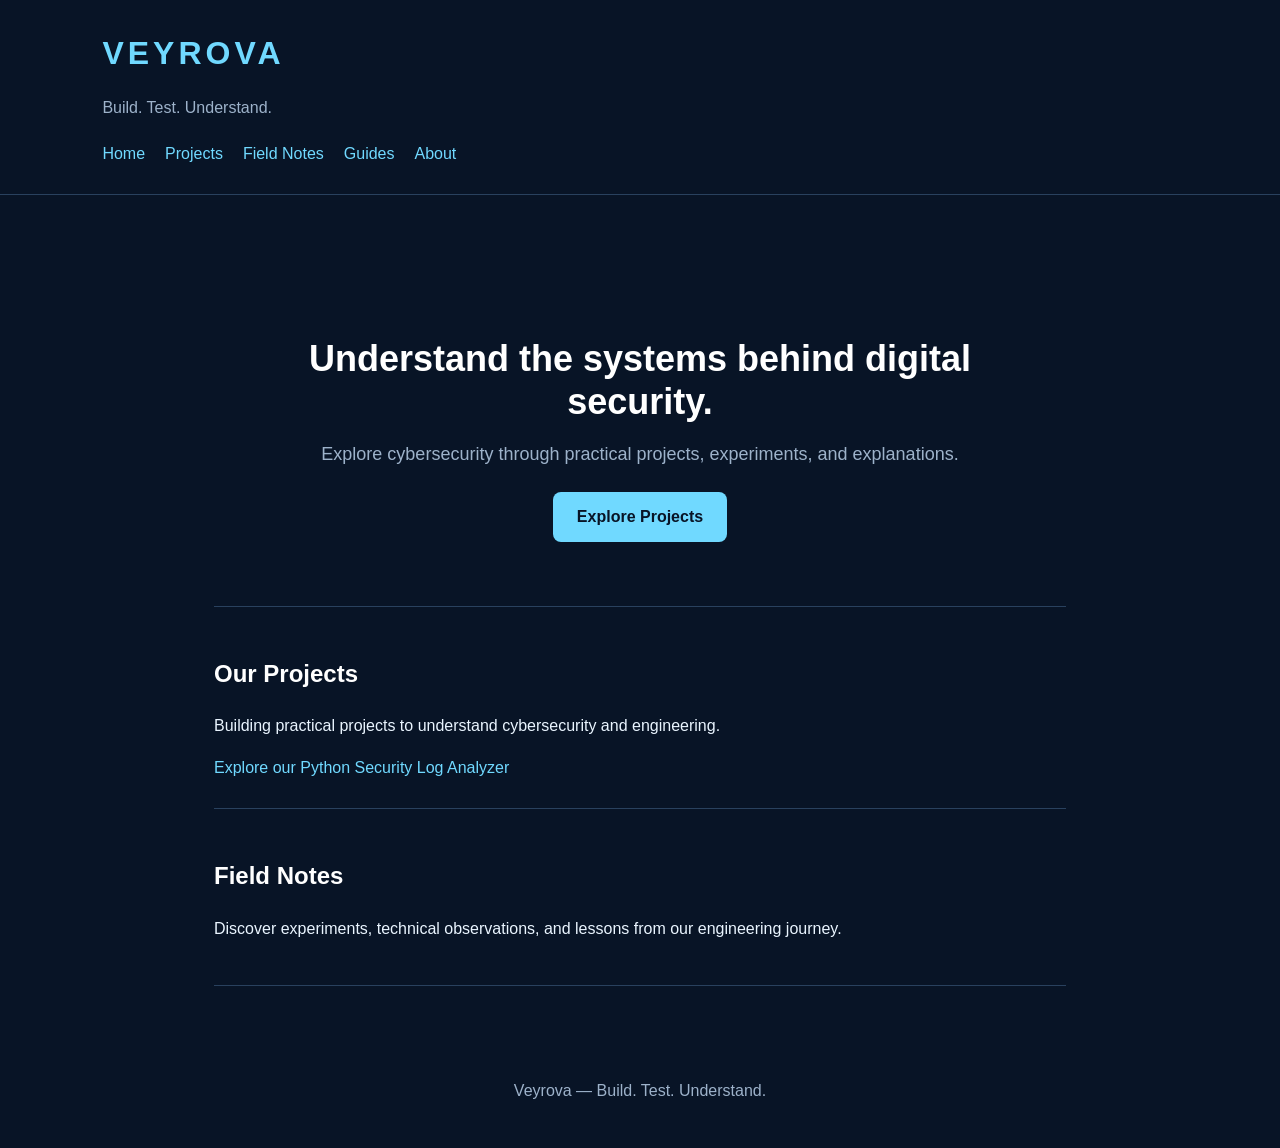
<file: index.html>
<!DOCTYPE html>
<html lang="en">

<head>
    <meta charset="UTF-8">
    <meta name="viewport" content="width=device-width, initial-scale=1.0">

    <title>Veyrova | Build. Test. Understand.</title>
</head>

<body>

    <header>
        <h1>VEYROVA</h1>
        <p>Build. Test. Understand.</p>

       <nav>
    <a href="index.html">Home</a>
    <a href="projects.html">Projects</a>
    <a href="field-notes.html">Field Notes</a>
    <a href="guides.html">Guides</a>
    <a href="about.html">About</a>
  </nav>
       
               
    </header>
<link rel="stylesheet" href="styles.css">
    <main>

        <section id="about">
            <h2>Understand the systems behind digital security.</h2>

            <p>
                Explore cybersecurity through practical projects,
                experiments, and explanations.
            </p>
            <a href="#projects" class="cta-button">Explore Projects</a>
        </section>

        <section id="projects">
            <h2>Our Projects</h2>

            <p>
                Building practical projects to understand
                cybersecurity and engineering.
            </p>

            <a href="https://github.com/veyrovasec/python-security-log-analyzer">
                Explore our Python Security Log Analyzer
            </a>
        </section>

        <section id="field-notes">
            <h2>Field Notes</h2>

            <p>
                Discover experiments, technical observations,
                and lessons from our engineering journey.
            </p>
        </section>

    </main>

    <footer>
        <p>Veyrova — Build. Test. Understand.</p>
    </footer>

</body>
</html>
</file>
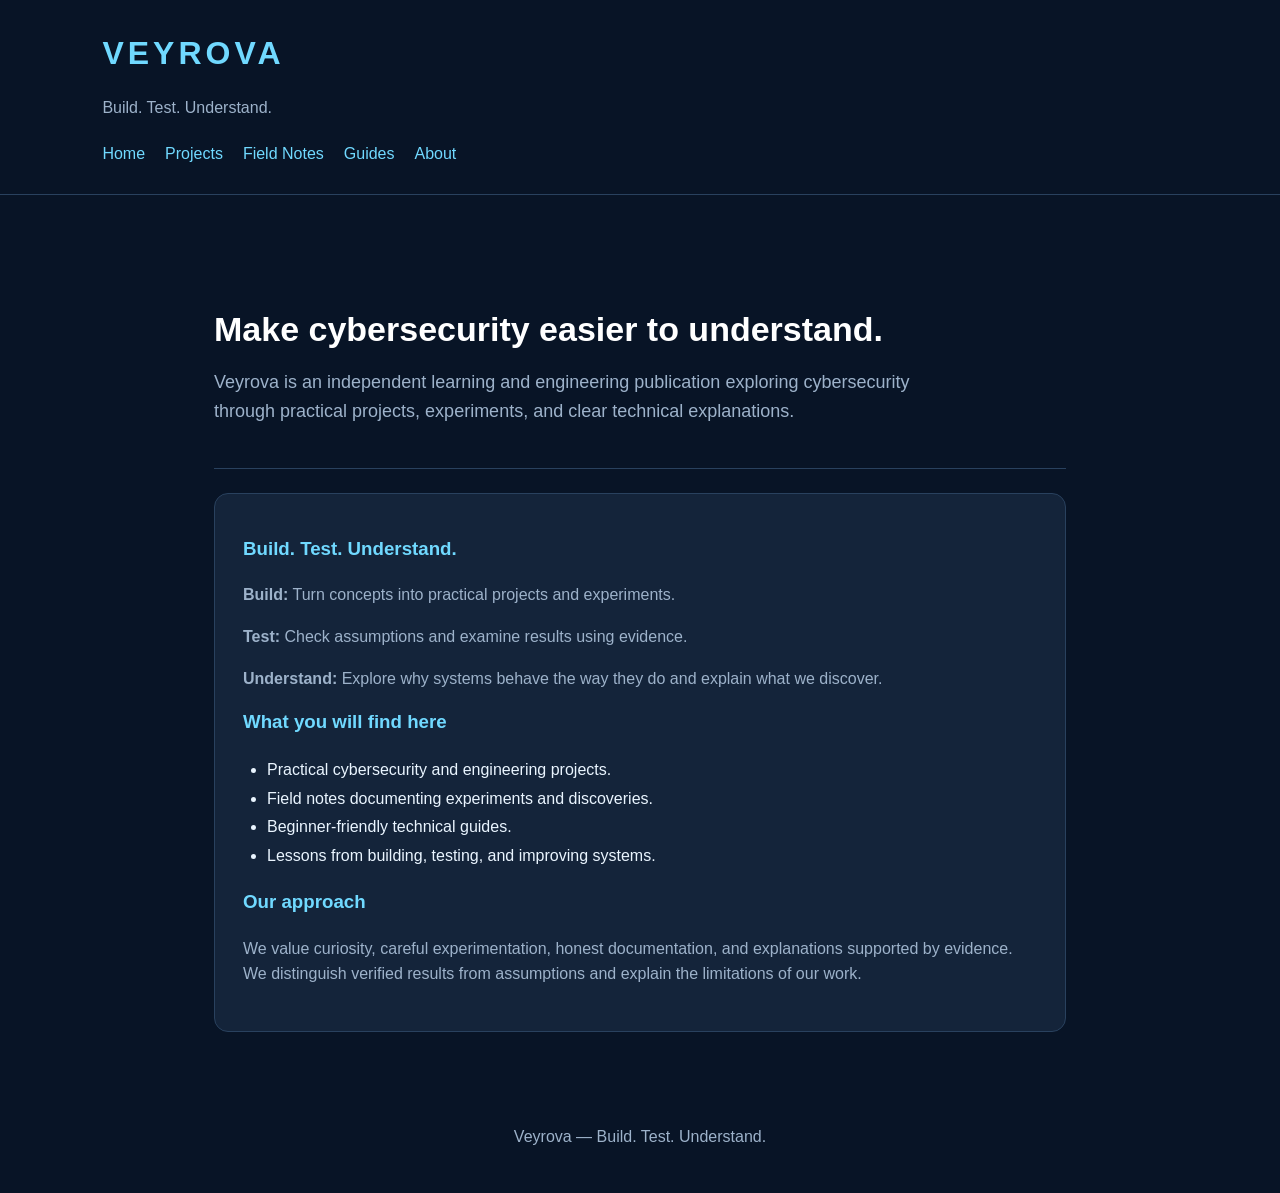
<file: about.html>
<!DOCTYPE html>
<html lang="en">
<head>
    <meta charset="UTF-8">
    <meta name="viewport" content="width=device-width, initial-scale=1.0">
    <title>About | Veyrova</title>
    <link rel="stylesheet" href="styles.css">
</head>

<body>

    <header>
        <h1>VEYROVA</h1>
        <p>Build. Test. Understand.</p>

        <nav>
            <a href="index.html">Home</a>
            <a href="projects.html">Projects</a>
            <a href="field-notes.html">Field Notes</a>
            <a href="guides.html">Guides</a>
            <a href="about.html">About</a>
        </nav>
    </header>

    <main>

        <section class="page-intro">
            <h2>Make cybersecurity easier to understand.</h2>

            <p>
                Veyrova is an independent learning and engineering
                publication exploring cybersecurity through practical
                projects, experiments, and clear technical explanations.
            </p>
        </section>

        <section class="about-panel">

            <h3>Build. Test. Understand.</h3>

            <p>
                <strong>Build:</strong>
                Turn concepts into practical projects and experiments.
            </p>

            <p>
                <strong>Test:</strong>
                Check assumptions and examine results using evidence.
            </p>

            <p>
                <strong>Understand:</strong>
                Explore why systems behave the way they do and explain
                what we discover.
            </p>

            <h3>What you will find here</h3>

            <ul>
                <li>Practical cybersecurity and engineering projects.</li>
                <li>Field notes documenting experiments and discoveries.</li>
                <li>Beginner-friendly technical guides.</li>
                <li>Lessons from building, testing, and improving systems.</li>
            </ul>

            <h3>Our approach</h3>

            <p>
                We value curiosity, careful experimentation, honest
                documentation, and explanations supported by evidence.
                We distinguish verified results from assumptions and
                explain the limitations of our work.
            </p>

        </section>

    </main>

    <footer>
        <p>Veyrova — Build. Test. Understand.</p>
    </footer>

</body>
</html>
</file>
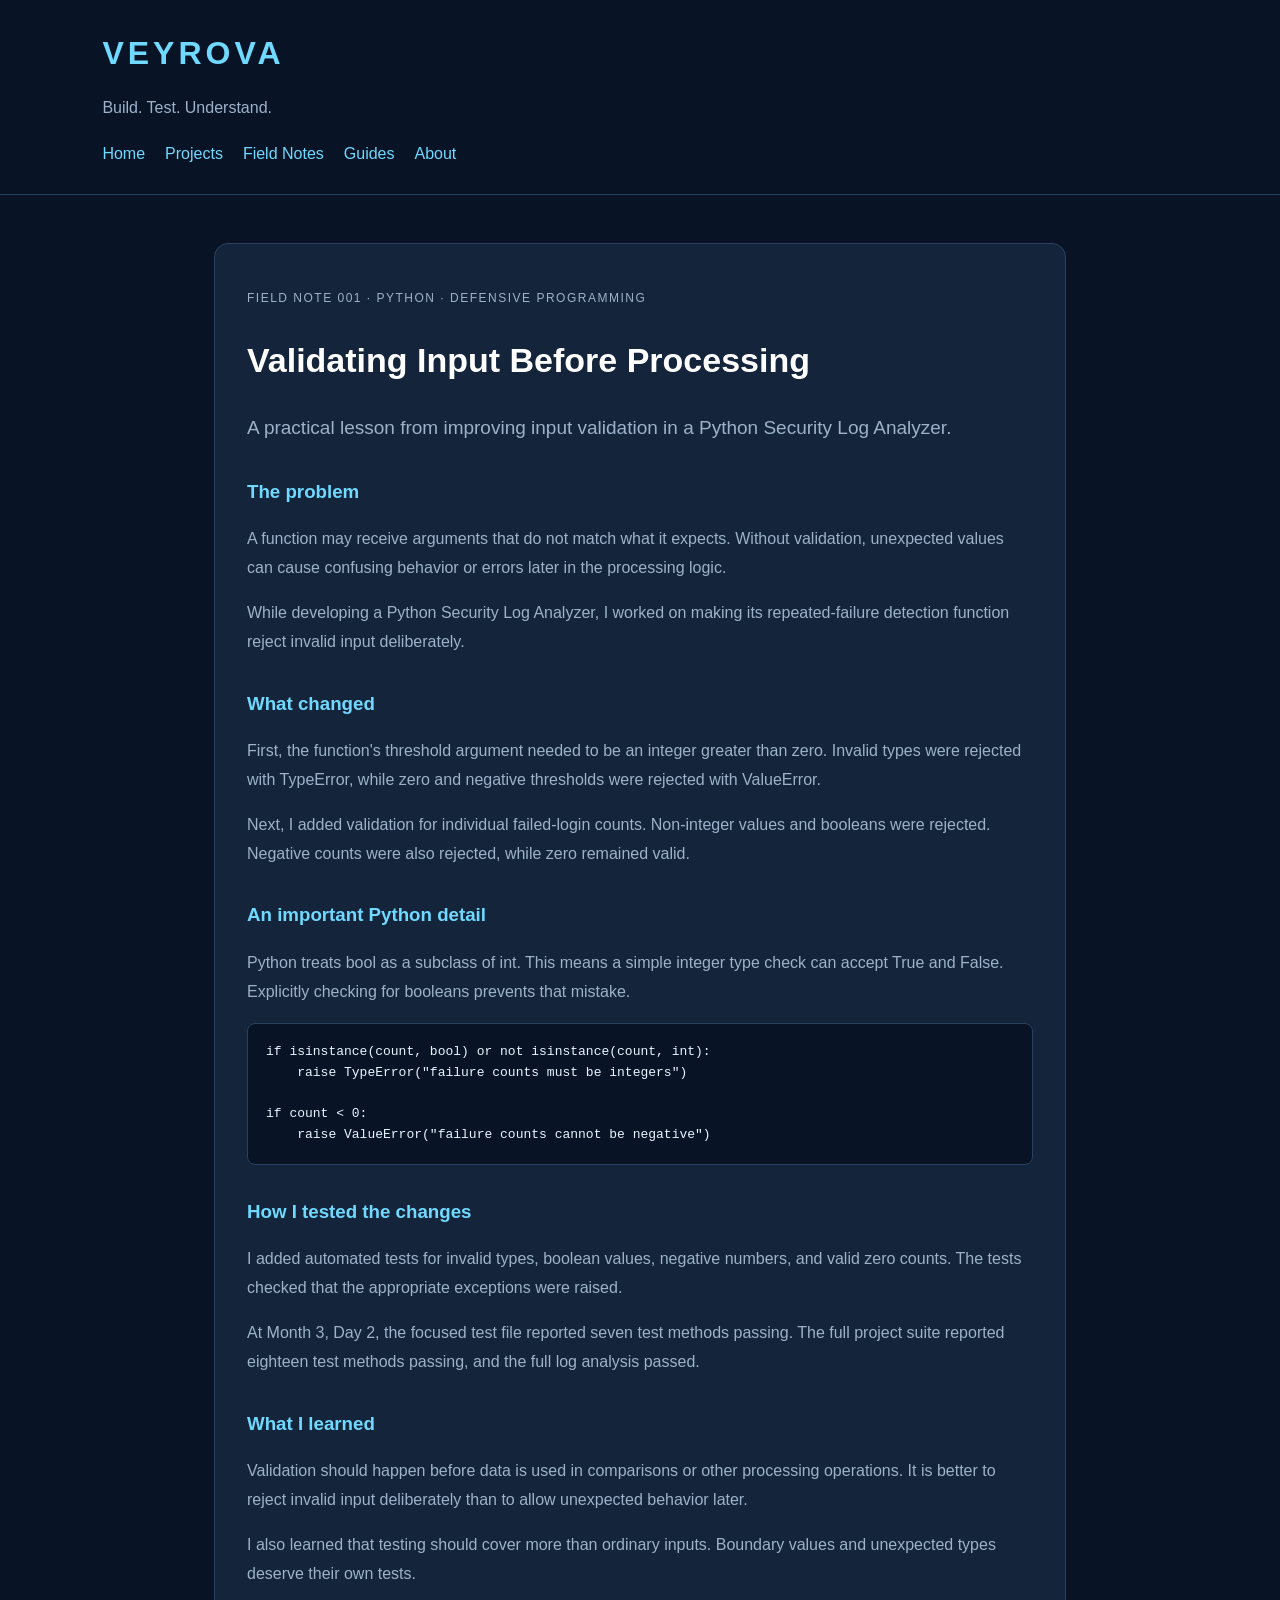
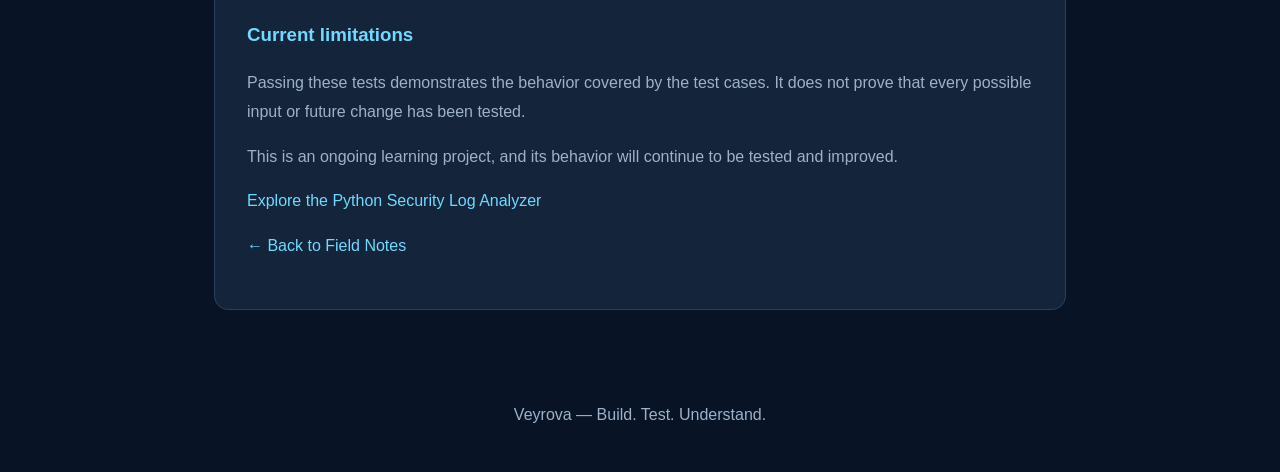
<file: field-note-001.html>
<!DOCTYPE html>
<html lang="en">
<head>
    <meta charset="UTF-8">
    <meta name="viewport" content="width=device-width, initial-scale=1.0">
    <title>Validating Input Before Processing | Veyrova</title>
    <link rel="stylesheet" href="styles.css">
</head>
<body>

    <header>
        <h1>VEYROVA</h1>
        <p>Build. Test. Understand.</p>
        <nav>
            <a href="index.html">Home</a>
            <a href="projects.html">Projects</a>
            <a href="field-notes.html">Field Notes</a>
            <a href="guides.html">Guides</a>
            <a href="about.html">About</a>
        </nav>
    </header>

    <main>

        <article class="article-page">

            <p class="article-meta">
                FIELD NOTE 001 · PYTHON · DEFENSIVE PROGRAMMING
            </p>

            <h2>Validating Input Before Processing</h2>

            <p class="article-lead">
                A practical lesson from improving input validation
                in a Python Security Log Analyzer.
            </p>

            <h3>The problem</h3>

            <p>
                A function may receive arguments that do not match
                what it expects. Without validation, unexpected values
                can cause confusing behavior or errors later in
                the processing logic.
            </p>

            <p>
                While developing a Python Security Log Analyzer,
                I worked on making its repeated-failure detection
                function reject invalid input deliberately.
            </p>

            <h3>What changed</h3>

            <p>
                First, the function's threshold argument needed to
                be an integer greater than zero. Invalid types were
                rejected with TypeError, while zero and negative
                thresholds were rejected with ValueError.
            </p>

            <p>
                Next, I added validation for individual failed-login
                counts. Non-integer values and booleans were rejected.
                Negative counts were also rejected, while zero remained
                valid.
            </p>

            <h3>An important Python detail</h3>

            <p>
                Python treats bool as a subclass of int. This means
                a simple integer type check can accept True and False.
                Explicitly checking for booleans prevents that mistake.
            </p>

            <pre><code>if isinstance(count, bool) or not isinstance(count, int):
    raise TypeError("failure counts must be integers")

if count &lt; 0:
    raise ValueError("failure counts cannot be negative")</code></pre>

            <h3>How I tested the changes</h3>

            <p>
                I added automated tests for invalid types, boolean
                values, negative numbers, and valid zero counts.
                The tests checked that the appropriate exceptions
                were raised.
            </p>

            <p>
                At Month 3, Day 2, the focused test file reported
                seven test methods passing. The full project suite
                reported eighteen test methods passing, and the
                full log analysis passed.
            </p>

            <h3>What I learned</h3>

            <p>
                Validation should happen before data is used in
                comparisons or other processing operations.
                It is better to reject invalid input deliberately
                than to allow unexpected behavior later.
            </p>

            <p>
                I also learned that testing should cover more than
                ordinary inputs. Boundary values and unexpected
                types deserve their own tests.
            </p>

            <h3>Current limitations</h3>

            <p>
                Passing these tests demonstrates the behavior
                covered by the test cases. It does not prove that
                every possible input or future change has been tested.
            </p>

            <p>
                This is an ongoing learning project, and its behavior
                will continue to be tested and improved.
            </p>

            <p>
                <a href="projects.html">Explore the Python Security Log Analyzer</a>
            </p>

            <p>
                <a href="field-notes.html">← Back to Field Notes</a>
            </p>

        </article>

    </main>

    <footer>
        <p>Veyrova — Build. Test. Understand.</p>
    </footer>

</body>
</html>
</file>
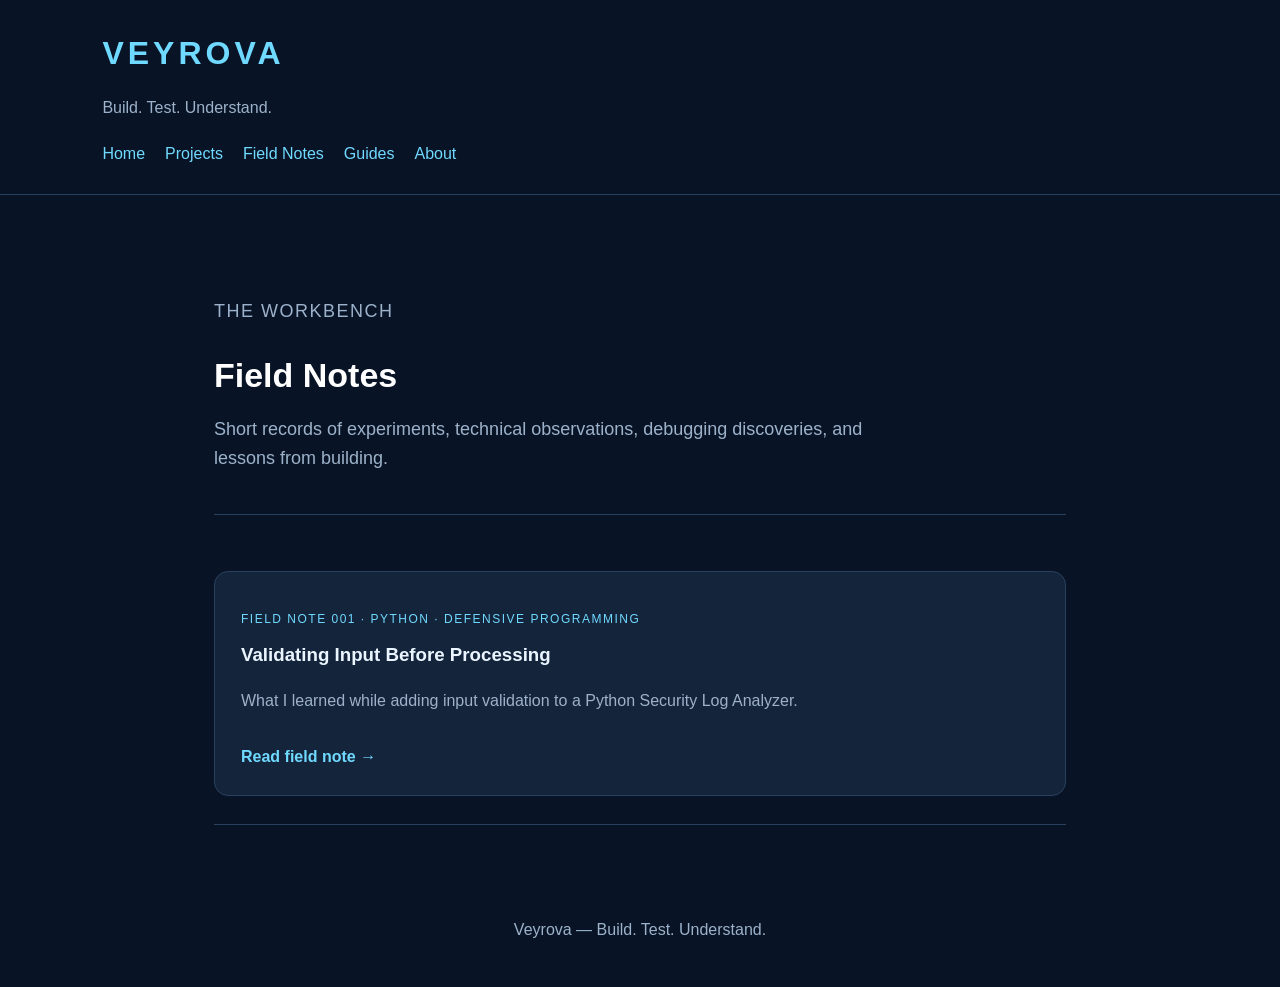
<file: field-notes.html>
<!DOCTYPE html>
<html lang="en">
<head>
    <meta charset="UTF-8">
    <meta name="viewport" content="width=device-width, initial-scale=1.0">
    <title>Field Notes | Veyrova</title>
    <link rel="stylesheet" href="styles.css">
</head>
<body>

    <header>
        <h1>VEYROVA</h1>
        <p>Build. Test. Understand.</p>
        <nav>
            <a href="index.html">Home</a>
            <a href="projects.html">Projects</a>
            <a href="field-notes.html">Field Notes</a>
            <a href="guides.html">Guides</a>
            <a href="about.html">About</a>
        </nav>
    </header>

    <main>

        <section class="page-intro">
            <p class="article-meta">THE WORKBENCH</p>
            <h2>Field Notes</h2>
            <p>
                Short records of experiments, technical observations,
                debugging discoveries, and lessons from building.
            </p>
        </section>

        <section class="article-list">

            <article class="article-card">
                <p class="article-meta">
                    FIELD NOTE 001 · PYTHON · DEFENSIVE PROGRAMMING
                </p>

                <h3>
                    <a href="field-note-001.html">
                        Validating Input Before Processing
                    </a>
                </h3>

                <p>
                    What I learned while adding input validation to
                    a Python Security Log Analyzer.
                </p>

                <a class="article-read-link" href="field-note-001.html">
                    Read field note →
                </a>
            </article>

        </section>

    </main>

    <footer>
        <p>Veyrova — Build. Test. Understand.</p>
    </footer>

</body>
</html>
</file>
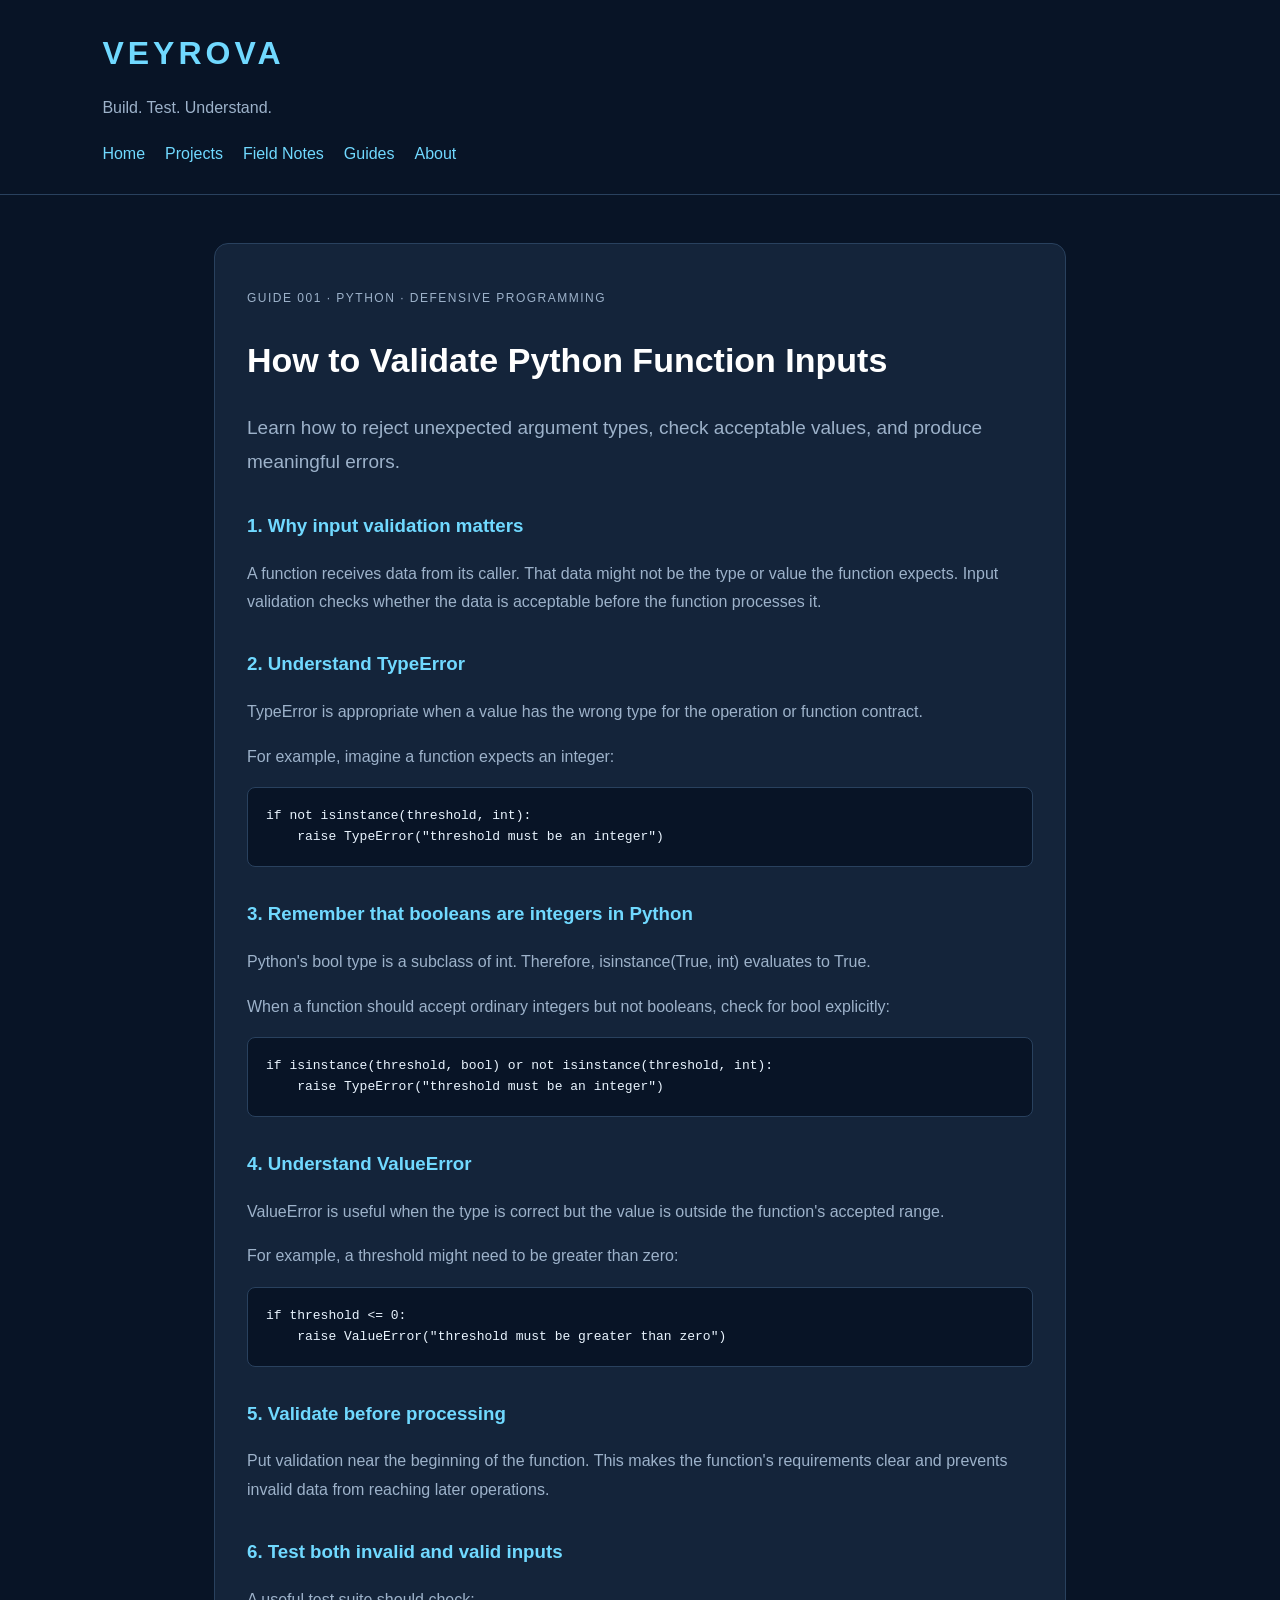
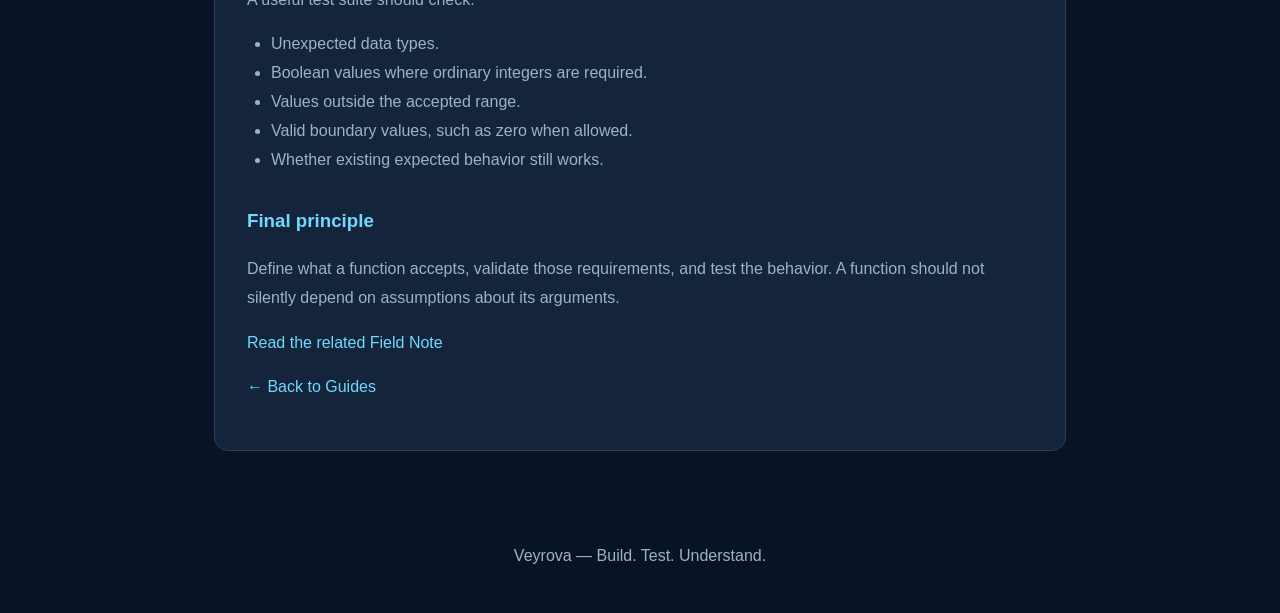
<file: guide-001.html>
<!DOCTYPE html>
<html lang="en">
<head>
    <meta charset="UTF-8">
    <meta name="viewport" content="width=device-width, initial-scale=1.0">
    <title>How to Validate Python Inputs | Veyrova</title>
    <link rel="stylesheet" href="styles.css">
</head>
<body>

    <header>
        <h1>VEYROVA</h1>
        <p>Build. Test. Understand.</p>
        <nav>
            <a href="index.html">Home</a>
            <a href="projects.html">Projects</a>
            <a href="field-notes.html">Field Notes</a>
            <a href="guides.html">Guides</a>
            <a href="about.html">About</a>
        </nav>
    </header>

    <main>

        <article class="article-page">

            <p class="article-meta">
                GUIDE 001 · PYTHON · DEFENSIVE PROGRAMMING
            </p>

            <h2>How to Validate Python Function Inputs</h2>

            <p class="article-lead">
                Learn how to reject unexpected argument types,
                check acceptable values, and produce meaningful errors.
            </p>

            <h3>1. Why input validation matters</h3>

            <p>
                A function receives data from its caller. That data
                might not be the type or value the function expects.
                Input validation checks whether the data is acceptable
                before the function processes it.
            </p>

            <h3>2. Understand TypeError</h3>

            <p>
                TypeError is appropriate when a value has the wrong
                type for the operation or function contract.
            </p>

            <p>For example, imagine a function expects an integer:</p>

            <pre><code>if not isinstance(threshold, int):
    raise TypeError("threshold must be an integer")</code></pre>

            <h3>3. Remember that booleans are integers in Python</h3>

            <p>
                Python's bool type is a subclass of int. Therefore,
                isinstance(True, int) evaluates to True.
            </p>

            <p>
                When a function should accept ordinary integers
                but not booleans, check for bool explicitly:
            </p>

            <pre><code>if isinstance(threshold, bool) or not isinstance(threshold, int):
    raise TypeError("threshold must be an integer")</code></pre>

            <h3>4. Understand ValueError</h3>

            <p>
                ValueError is useful when the type is correct but
                the value is outside the function's accepted range.
            </p>

            <p>
                For example, a threshold might need to be greater
                than zero:
            </p>

            <pre><code>if threshold &lt;= 0:
    raise ValueError("threshold must be greater than zero")</code></pre>

            <h3>5. Validate before processing</h3>

            <p>
                Put validation near the beginning of the function.
                This makes the function's requirements clear and
                prevents invalid data from reaching later operations.
            </p>

            <h3>6. Test both invalid and valid inputs</h3>

            <p>
                A useful test suite should check:
            </p>

            <ul>
                <li>Unexpected data types.</li>
                <li>Boolean values where ordinary integers are required.</li>
                <li>Values outside the accepted range.</li>
                <li>Valid boundary values, such as zero when allowed.</li>
                <li>Whether existing expected behavior still works.</li>
            </ul>

            <h3>Final principle</h3>

            <p>
                Define what a function accepts, validate those
                requirements, and test the behavior. A function
                should not silently depend on assumptions about
                its arguments.
            </p>

            <p>
                <a href="field-note-001.html">
                    Read the related Field Note
                </a>
            </p>

            <p>
                <a href="guides.html">← Back to Guides</a>
            </p>

        </article>

    </main>

    <footer>
        <p>Veyrova — Build. Test. Understand.</p>
    </footer>

</body>
</html>
</file>
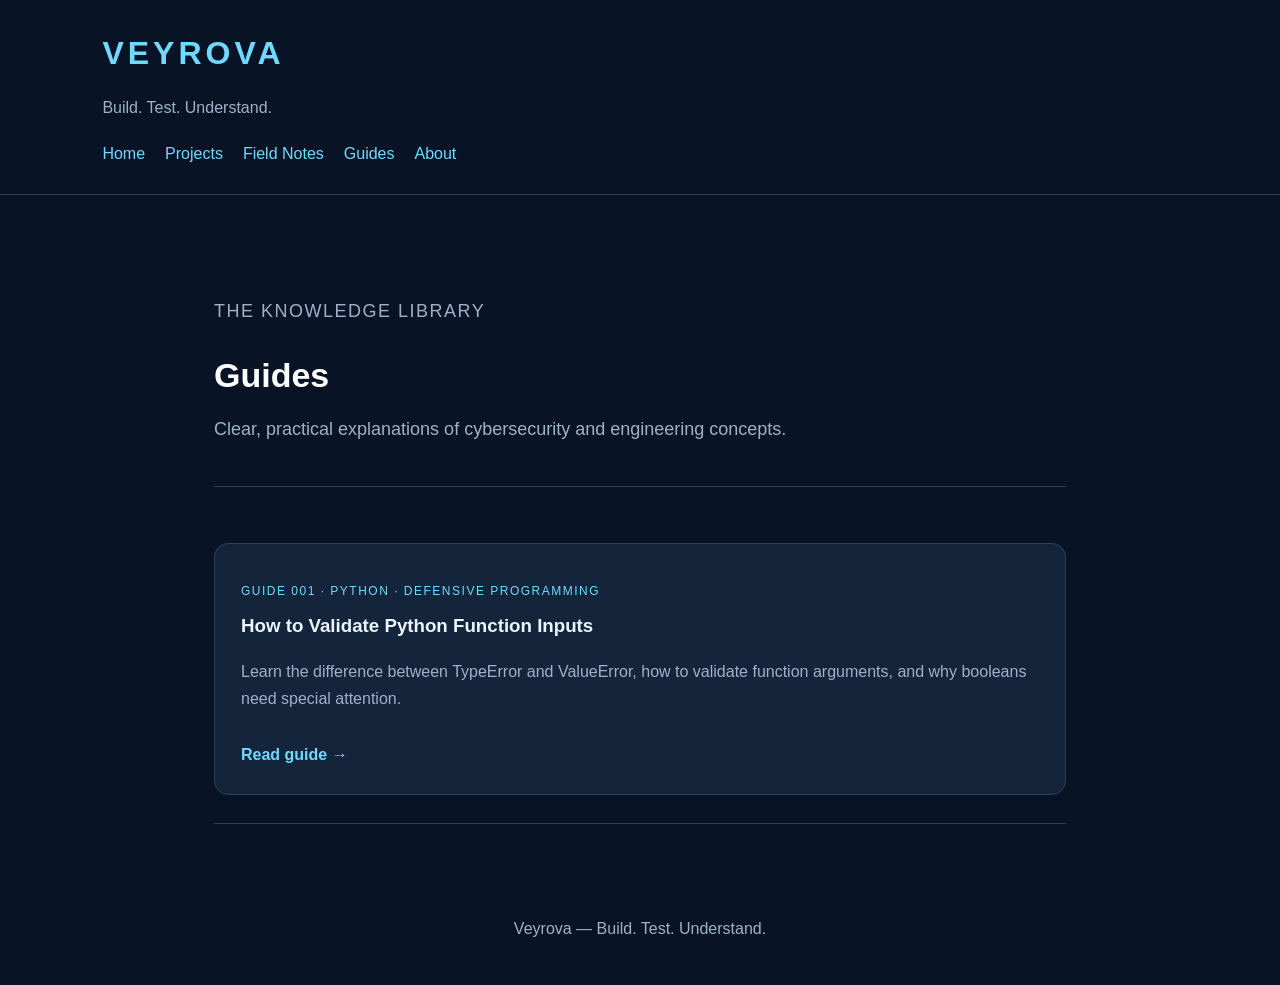
<file: guides.html>
<!DOCTYPE html>
<html lang="en">
<head>
    <meta charset="UTF-8">
    <meta name="viewport" content="width=device-width, initial-scale=1.0">
    <title>Guides | Veyrova</title>
    <link rel="stylesheet" href="styles.css">
</head>
<body>

    <header>
        <h1>VEYROVA</h1>
        <p>Build. Test. Understand.</p>
        <nav>
            <a href="index.html">Home</a>
            <a href="projects.html">Projects</a>
            <a href="field-notes.html">Field Notes</a>
            <a href="guides.html">Guides</a>
            <a href="about.html">About</a>
        </nav>
    </header>

    <main>

        <section class="page-intro">
            <p class="article-meta">THE KNOWLEDGE LIBRARY</p>
            <h2>Guides</h2>
            <p>
                Clear, practical explanations of cybersecurity
                and engineering concepts.
            </p>
        </section>

        <section class="article-list">

            <article class="article-card">
                <p class="article-meta">
                    GUIDE 001 · PYTHON · DEFENSIVE PROGRAMMING
                </p>

                <h3>
                    <a href="guide-001.html">
                        How to Validate Python Function Inputs
                    </a>
                </h3>

                <p>
                    Learn the difference between TypeError and ValueError,
                    how to validate function arguments, and why booleans
                    need special attention.
                </p>

                <a class="article-read-link" href="guide-001.html">
                    Read guide →
                </a>
            </article>

        </section>

    </main>

    <footer>
        <p>Veyrova — Build. Test. Understand.</p>
    </footer>

</body>
</html>
</file>
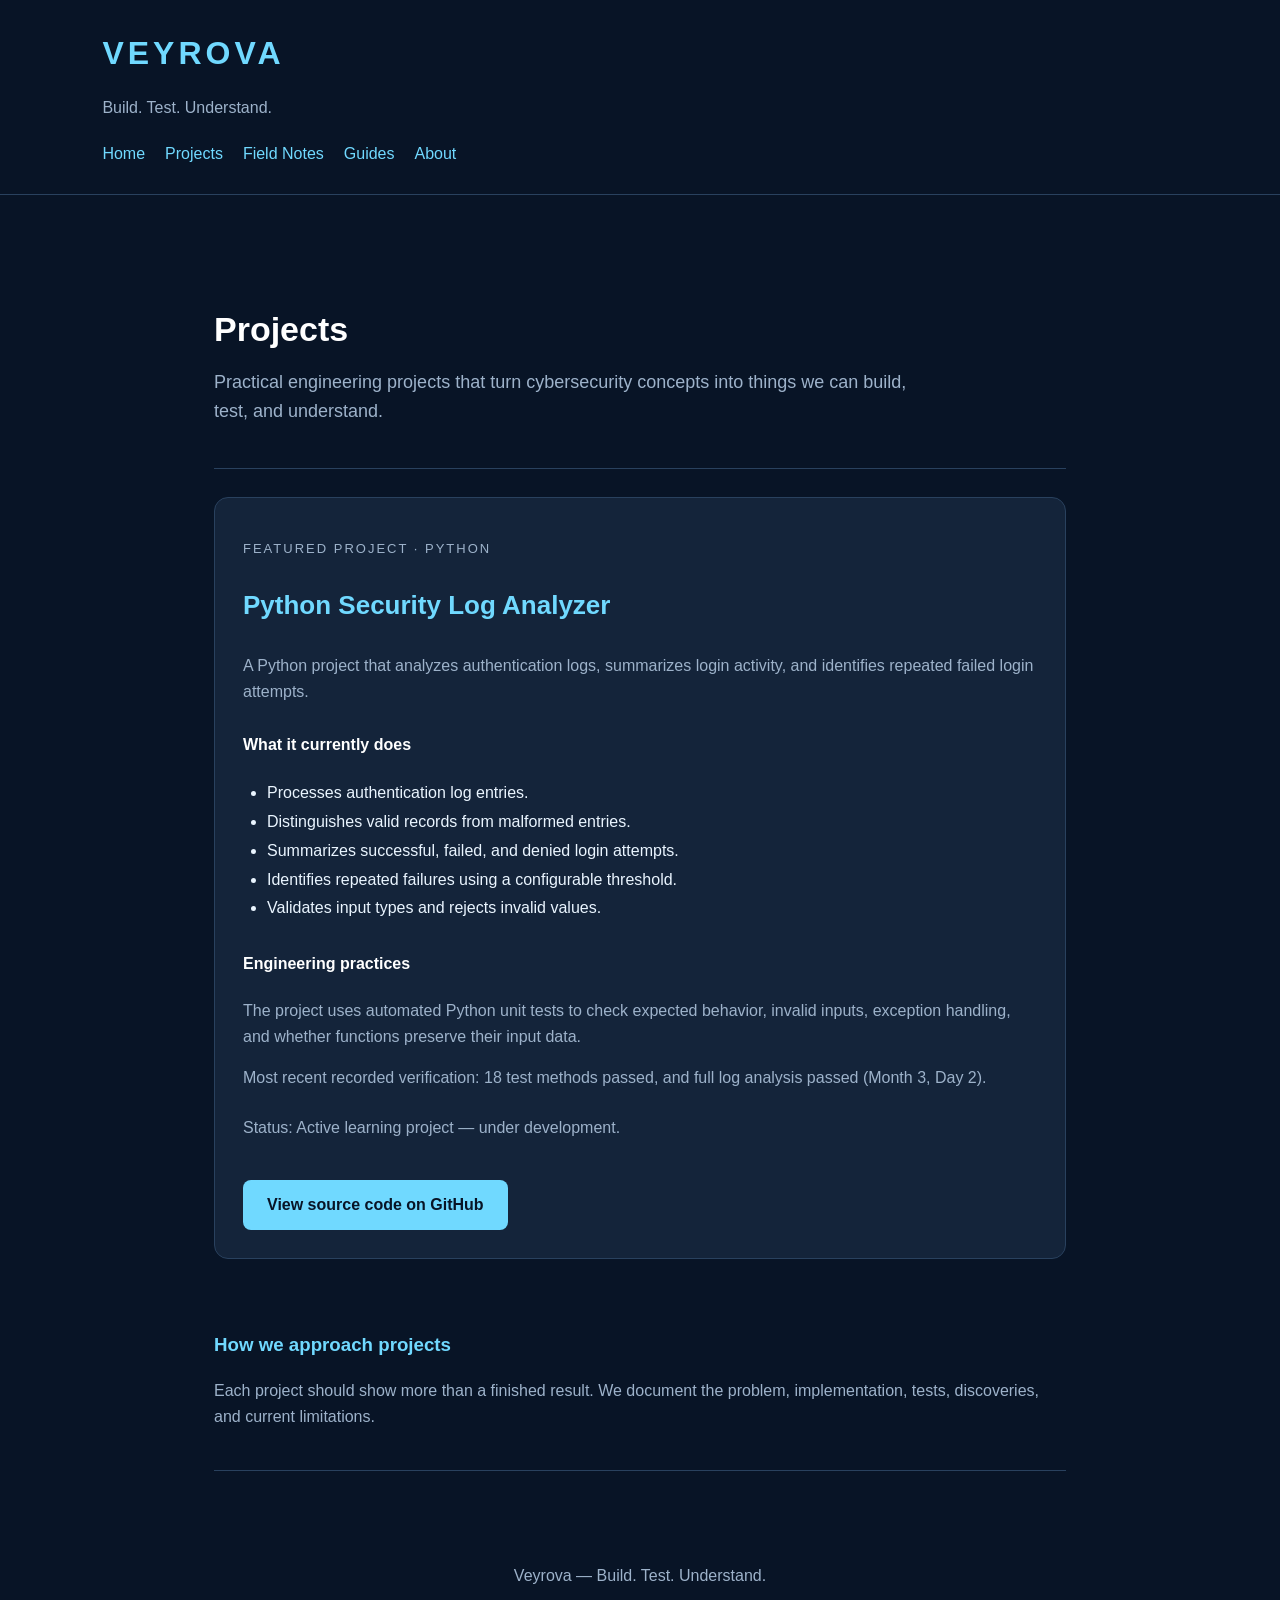
<file: projects.html>
<!DOCTYPE html>
<html lang="en">
<head>
    <meta charset="UTF-8">
    <meta name="viewport" content="width=device-width, initial-scale=1.0">
    <title>Projects | Veyrova</title>
    <link rel="stylesheet" href="styles.css">
</head>

<body>

    <header>
        <h1>VEYROVA</h1>
        <p>Build. Test. Understand.</p>

        <nav>
            <a href="index.html">Home</a>
            <a href="projects.html">Projects</a>
            <a href="field-notes.html">Field Notes</a>
            <a href="guides.html">Guides</a>
            <a href="about.html">About</a>
        </nav>
    </header>

    <main>

        <section class="page-intro">
            <h2>Projects</h2>
            <p>
                Practical engineering projects that turn cybersecurity
                concepts into things we can build, test, and understand.
            </p>
        </section>

        <article class="project-feature">

            <p class="project-kicker">FEATURED PROJECT · PYTHON</p>

            <h3>Python Security Log Analyzer</h3>

            <p>
                A Python project that analyzes authentication logs,
                summarizes login activity, and identifies repeated
                failed login attempts.
            </p>

            <h4>What it currently does</h4>

            <ul>
                <li>Processes authentication log entries.</li>
                <li>Distinguishes valid records from malformed entries.</li>
                <li>Summarizes successful, failed, and denied login attempts.</li>
                <li>Identifies repeated failures using a configurable threshold.</li>
                <li>Validates input types and rejects invalid values.</li>
            </ul>

            <h4>Engineering practices</h4>

            <p>
                The project uses automated Python unit tests to check
                expected behavior, invalid inputs, exception handling,
                and whether functions preserve their input data.
            </p>

            <p>
                Most recent recorded verification:
                18 test methods passed, and full log analysis passed
                (Month 3, Day 2).
            </p>

            <p class="project-status">
                Status: Active learning project — under development.
            </p>

            <a
                class="cta-button"
                href="https://github.com/veyrovasec/python-security-log-analyzer"
                target="_blank"
                rel="noopener noreferrer"
            >
                View source code on GitHub
            </a>

        </article>

        <section class="project-note">

            <h3>How we approach projects</h3>

            <p>
                Each project should show more than a finished result.
                We document the problem, implementation, tests,
                discoveries, and current limitations.
            </p>

        </section>

    </main>

    <footer>
        <p>Veyrova — Build. Test. Understand.</p>
    </footer>

</body>
</html>
</file>
<file: styles.css>
* {
    box-sizing: border-box;
}

body {
    margin: 0;
    font-family: Arial, sans-serif;
    background-color: #081426;
    color: #EAF5FF;
    line-height: 1.6;
}

header {
    padding: 28px 8%;
    border-bottom: 1px solid #29415E;
}
#about {
    text-align: center;
    padding: 64px 24px;
}
#about h2 {
    font-size: 36px;
    line-height: 1.2;
    margin-bottom: 16px;
}
#about p {
    max-width: 650px;
    margin: 0 auto;
    font-size: 18px;
    color: #9DB2CA;
}
header h1 {
    margin: 0;
    color: #70D9FF;
    letter-spacing: 4px;
}

header p {
    color: #9DB2CA;
}

nav {
    display: flex;
    flex-wrap: wrap;
    gap: 20px;
    margin-top: 20px;
}

a {
    color: #70D9FF;
    text-decoration: none;
}

a:hover {
    text-decoration: underline;
}

main {
    width: 100%;
    max-width: 900px;
    margin: 48px auto;
    padding: 0 24px;
}
          

section {
    padding: 28px 0;
    border-bottom: 1px solid #29415E;
}

h2 {
    color: #FFFFFF;
}

footer {
    padding: 28px 8%;
    text-align: center;
    color: #9DB2CA;
}
.cta-button {
    display: inline-block;
    margin-top: 24px;
    padding: 12px 24px;
    background-color: #70D9FF;
    color: #081426;
    border-radius: 8px;
    font-weight: bold;
    text-decoration: none;
}

.cta-button:hover {
    background-color: #FFFFFF;
    text-decoration: none;
}

/* Shared page introductions */

.page-intro {
    padding: 36px 0 24px;
}

.page-intro h2 {
    font-size: 34px;
    line-height: 1.25;
    margin-bottom: 16px;
}

.page-intro p {
    max-width: 700px;
    color: #9DB2CA;
    font-size: 18px;
}


/* Featured project card */

.project-feature {
    background-color: #14243A;
    border: 1px solid #29415E;
    border-radius: 14px;
    padding: 28px;
    margin: 28px 0;
}

.project-kicker {
    color: #70D9FF;
    font-size: 13px;
    letter-spacing: 2px;
}

.project-feature h3 {
    color: #70D9FF;
    font-size: 26px;
}

.project-feature h4 {
    color: #FFFFFF;
    margin-top: 28px;
}

.project-feature ul {
    padding-left: 24px;
    line-height: 1.8;
}

.project-feature p,
.project-note p,
.about-panel p {
    color: #9DB2CA;
}

.project-status {
    margin-top: 24px;
}


/* Project explanation */

.project-note {
    padding: 24px 0;
}

.project-note h3,
.about-panel h3 {
    color: #70D9FF;
}


/* About page panel */

.about-panel {
    background-color: #14243A;
    border: 1px solid #29415E;
    border-radius: 14px;
    padding: 28px;
    margin: 24px 0;
}

.about-panel h3 {
    margin-top: 12px;
}

.about-panel ul {
    padding-left: 24px;
    line-height: 1.8;
    color: #EAF5FF;
}
/* Publication index cards */

.article-list {
    display: grid;
    grid-template-columns: repeat(auto-fit, minmax(260px, 1fr));
    gap: 24px;
    margin: 28px 0;
}

.article-card {
    background-color: #14243A;
    border: 1px solid #29415E;
    border-radius: 14px;
    padding: 26px;
}

.article-card h3 {
    margin-top: 12px;
    line-height: 1.4;
}

.article-card h3 a {
    color: #EAF5FF;
}

.article-card h3 a:hover {
    color: #70D9FF;
}

.article-meta {
    color: #70D9FF;
    font-size: 12px;
    letter-spacing: 1.5px;
    line-height: 1.6;
}

.article-card p:not(.article-meta) {
    color: #9DB2CA;
    line-height: 1.7;
}

.article-read-link {
    display: inline-block;
    margin-top: 14px;
    font-weight: bold;
}


/* Individual article pages */

.article-page {
    background-color: #14243A;
    border: 1px solid #29415E;
    border-radius: 14px;
    padding: 32px;
    margin: 28px 0;
}

.article-page h2 {
    font-size: 34px;
    line-height: 1.3;
}

.article-page h3 {
    color: #70D9FF;
    margin-top: 32px;
}

.article-page p,
.article-page li {
    color: #9DB2CA;
    line-height: 1.8;
}

.article-page ul {
    padding-left: 24px;
}

.article-lead {
    font-size: 19px;
}

.article-page pre {
    background-color: #081426;
    border: 1px solid #29415E;
    border-radius: 8px;
    padding: 18px;
    overflow-x: auto;
    color: #EAF5FF;
    line-height: 1.6;
}

.article-page code {
    font-family: monospace;
}


/* Small screen adjustments */

@media (max-width: 600px) {

    .article-page {
        padding: 20px;
    }

    .article-page h2 {
        font-size: 27px;
    }

    .article-card {
        padding: 20px;
    }

}
/* Day 11 — Mobile layout */

@media (max-width: 600px) {

    header {
        padding: 24px 6%;
    }

    nav {
        gap: 12px;
    }

    nav a {
        font-size: 14px;
    }

    main {
        margin: 28px auto;
        padding: 0 18px;
    }

    #about {
        padding: 44px 18px;
    }

    #about h2 {
        font-size: 30px;
    }

    .page-intro {
        padding: 24px 0 16px;
    }

    .page-intro h2 {
        font-size: 30px;
    }

    .project-feature,
    .about-panel {
        padding: 20px;
    }

    .cta-button {
        padding: 12px 18px;
    }

}
</file>
